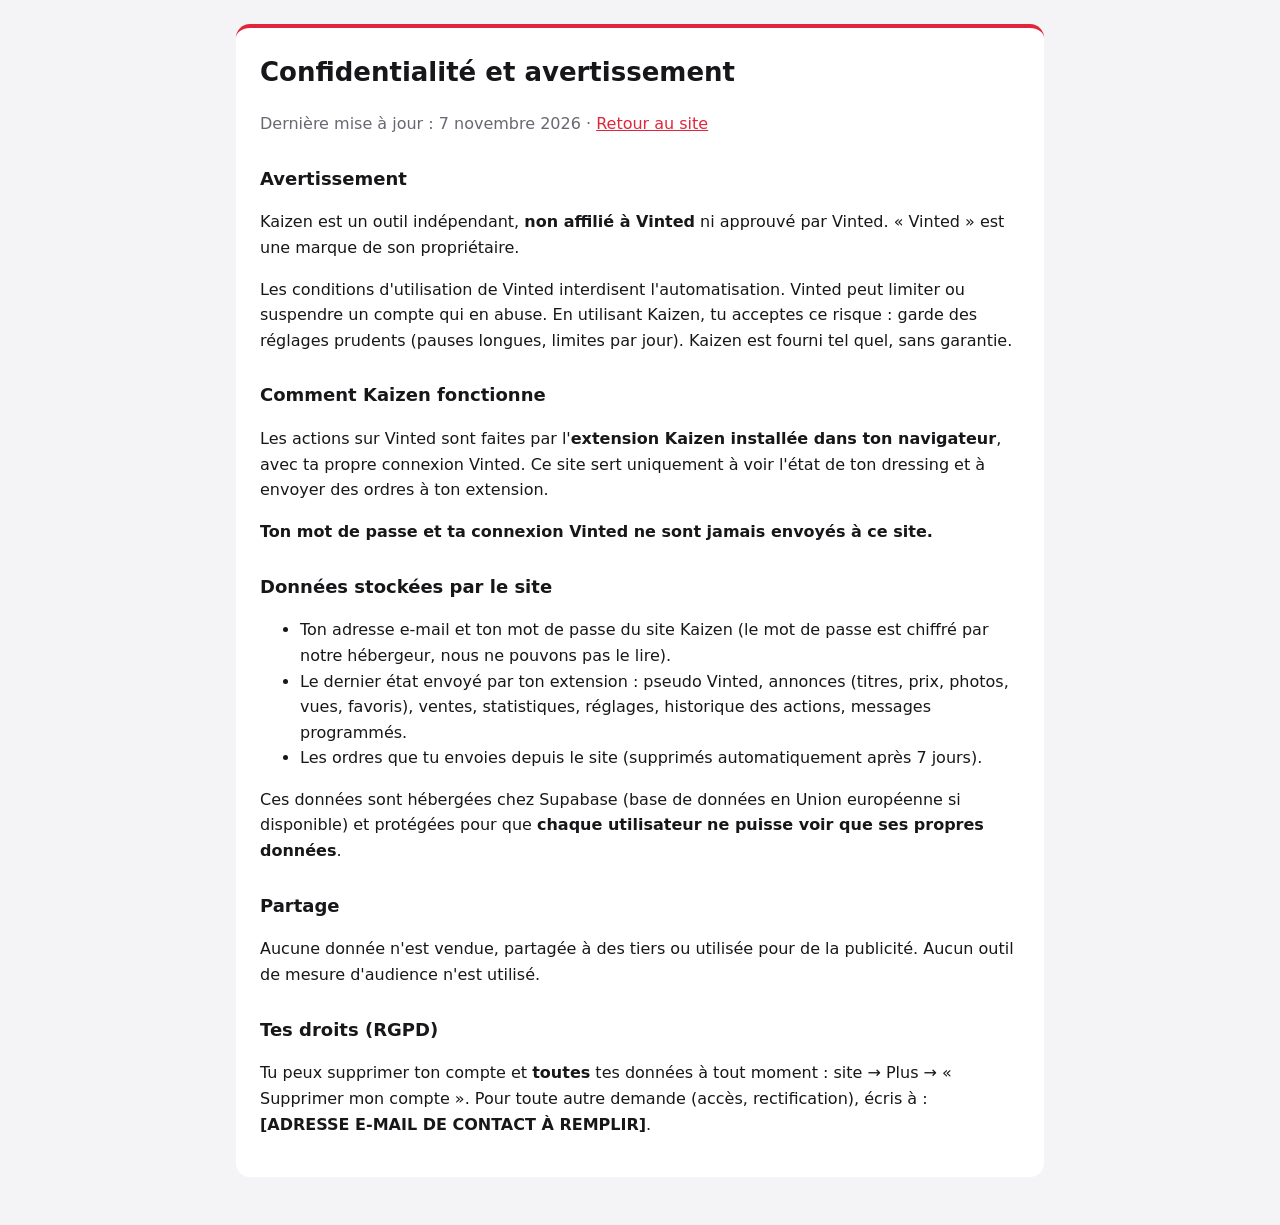
<file: privacy.html>
<!doctype html>
<html lang="fr">
<head>
<meta charset="utf-8">
<meta name="viewport" content="width=device-width, initial-scale=1">
<title>Kaizen – Confidentialité et avertissement</title>
<link rel="icon" href="icons/icon-192.png">
<style>
  :root { --bg: #0b0b0d; --card: #16161a; --text: #f2f2f4; --muted: #9b9ba6; --accent: #e0263a; }
  @media (prefers-color-scheme: light) { :root { --bg: #f4f4f6; --card: #fff; --text: #17171a; --muted: #686872; } }
  body { margin: 0; padding: 24px 16px 48px; font: 16px/1.6 system-ui, -apple-system, "Segoe UI", sans-serif; background: var(--bg); color: var(--text); }
  main { max-width: 760px; margin: 0 auto; background: var(--card); padding: 24px; border-radius: 14px; border-top: 4px solid var(--accent); }
  h1 { margin-top: 0; font-size: 26px; }
  h2 { font-size: 18px; margin-top: 28px; }
  a { color: var(--accent); }
  .muted { color: var(--muted); }
</style>
</head>
<body>
<main>
<h1>Confidentialité et avertissement</h1>
<p class="muted">Dernière mise à jour : 7 novembre 2026 · <a href="./">Retour au site</a></p>

<h2>Avertissement</h2>
<p>Kaizen est un outil indépendant, <b>non affilié à Vinted</b> ni approuvé par Vinted. « Vinted » est une marque de son propriétaire.</p>
<p>Les conditions d'utilisation de Vinted interdisent l'automatisation. Vinted peut limiter ou suspendre un compte qui en abuse. En utilisant Kaizen, tu acceptes ce risque : garde des réglages prudents (pauses longues, limites par jour). Kaizen est fourni tel quel, sans garantie.</p>

<h2>Comment Kaizen fonctionne</h2>
<p>Les actions sur Vinted sont faites par l'<b>extension Kaizen installée dans ton navigateur</b>, avec ta propre connexion Vinted. Ce site sert uniquement à voir l'état de ton dressing et à envoyer des ordres à ton extension.</p>
<p><b>Ton mot de passe et ta connexion Vinted ne sont jamais envoyés à ce site.</b></p>

<h2>Données stockées par le site</h2>
<ul>
  <li>Ton adresse e-mail et ton mot de passe du site Kaizen (le mot de passe est chiffré par notre hébergeur, nous ne pouvons pas le lire).</li>
  <li>Le dernier état envoyé par ton extension : pseudo Vinted, annonces (titres, prix, photos, vues, favoris), ventes, statistiques, réglages, historique des actions, messages programmés.</li>
  <li>Les ordres que tu envoies depuis le site (supprimés automatiquement après 7 jours).</li>
</ul>
<p>Ces données sont hébergées chez Supabase (base de données en Union européenne si disponible) et protégées pour que <b>chaque utilisateur ne puisse voir que ses propres données</b>.</p>

<h2>Partage</h2>
<p>Aucune donnée n'est vendue, partagée à des tiers ou utilisée pour de la publicité. Aucun outil de mesure d'audience n'est utilisé.</p>

<h2>Tes droits (RGPD)</h2>
<p>Tu peux supprimer ton compte et <b>toutes</b> tes données à tout moment : site → Plus → « Supprimer mon compte ». Pour toute autre demande (accès, rectification), écris à : <b>[ADRESSE E-MAIL DE CONTACT À REMPLIR]</b>.</p>
</main>
</body>
</html>
</file>
